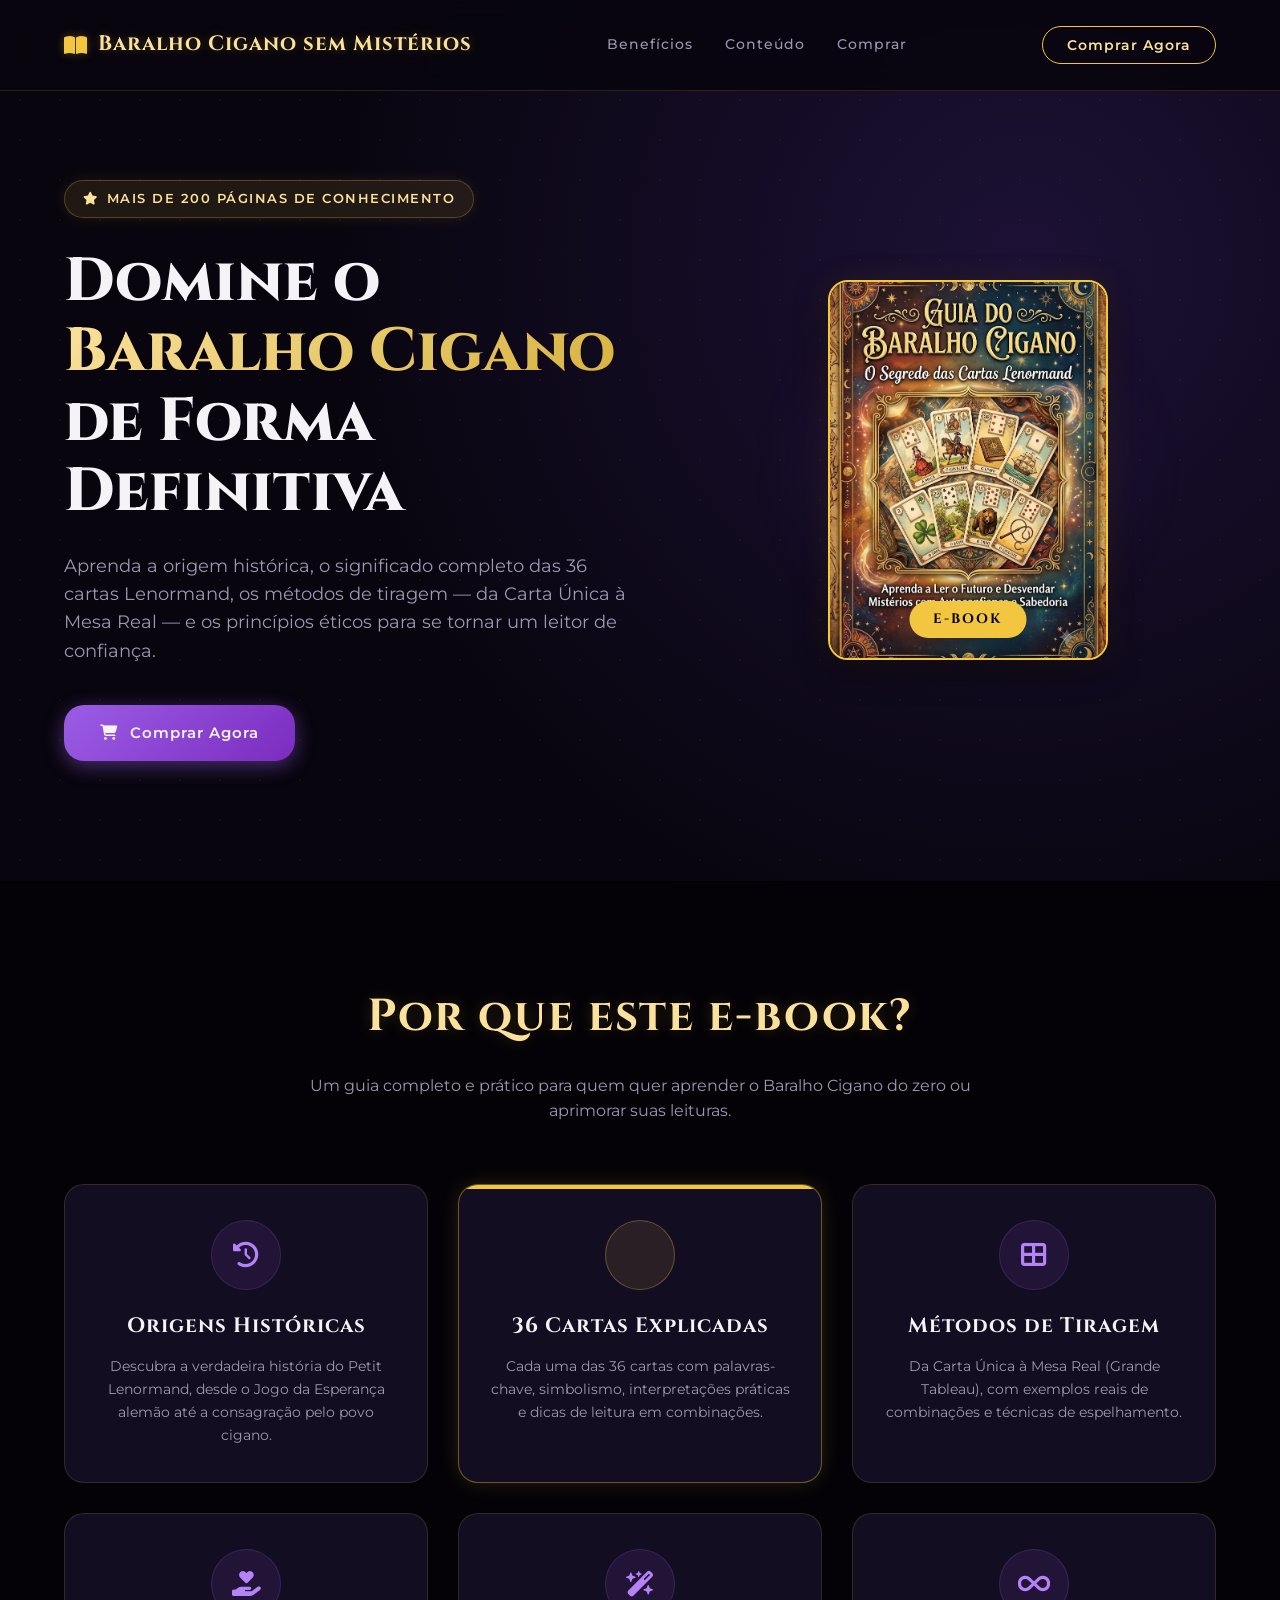
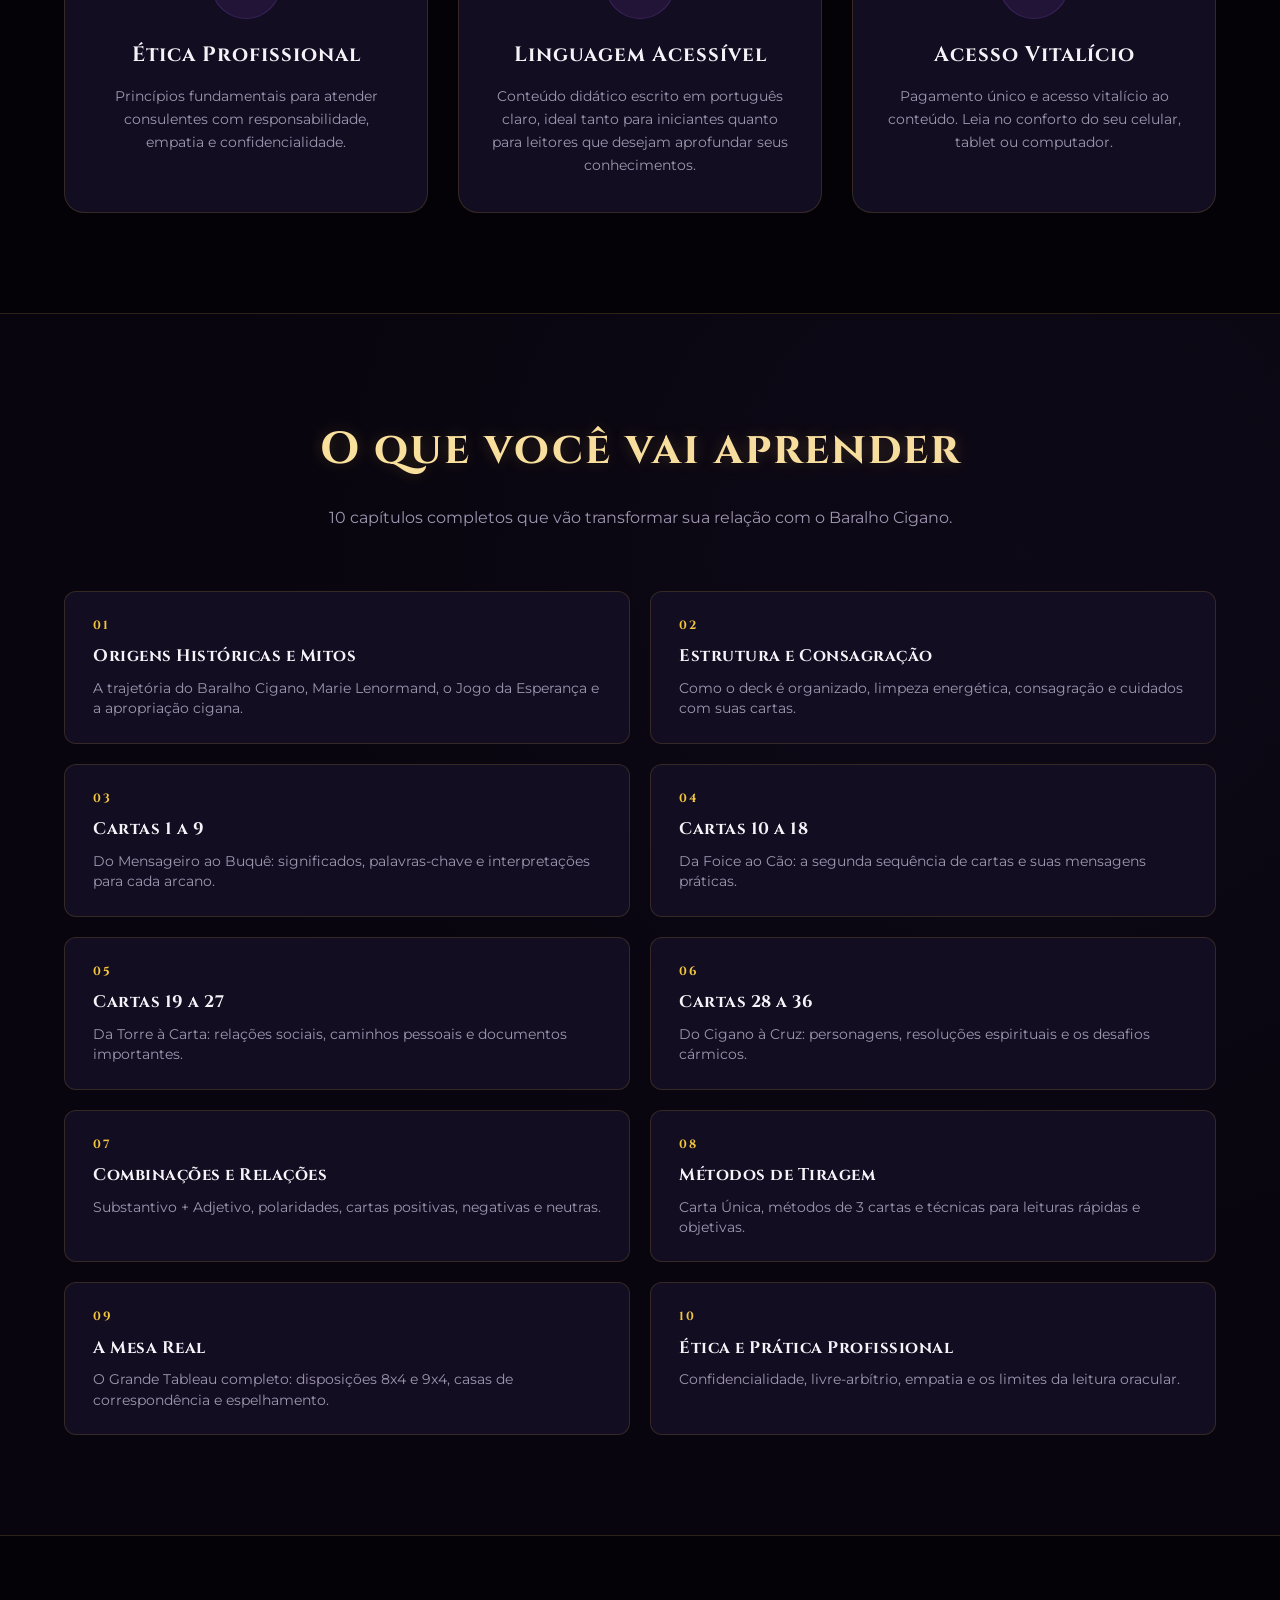
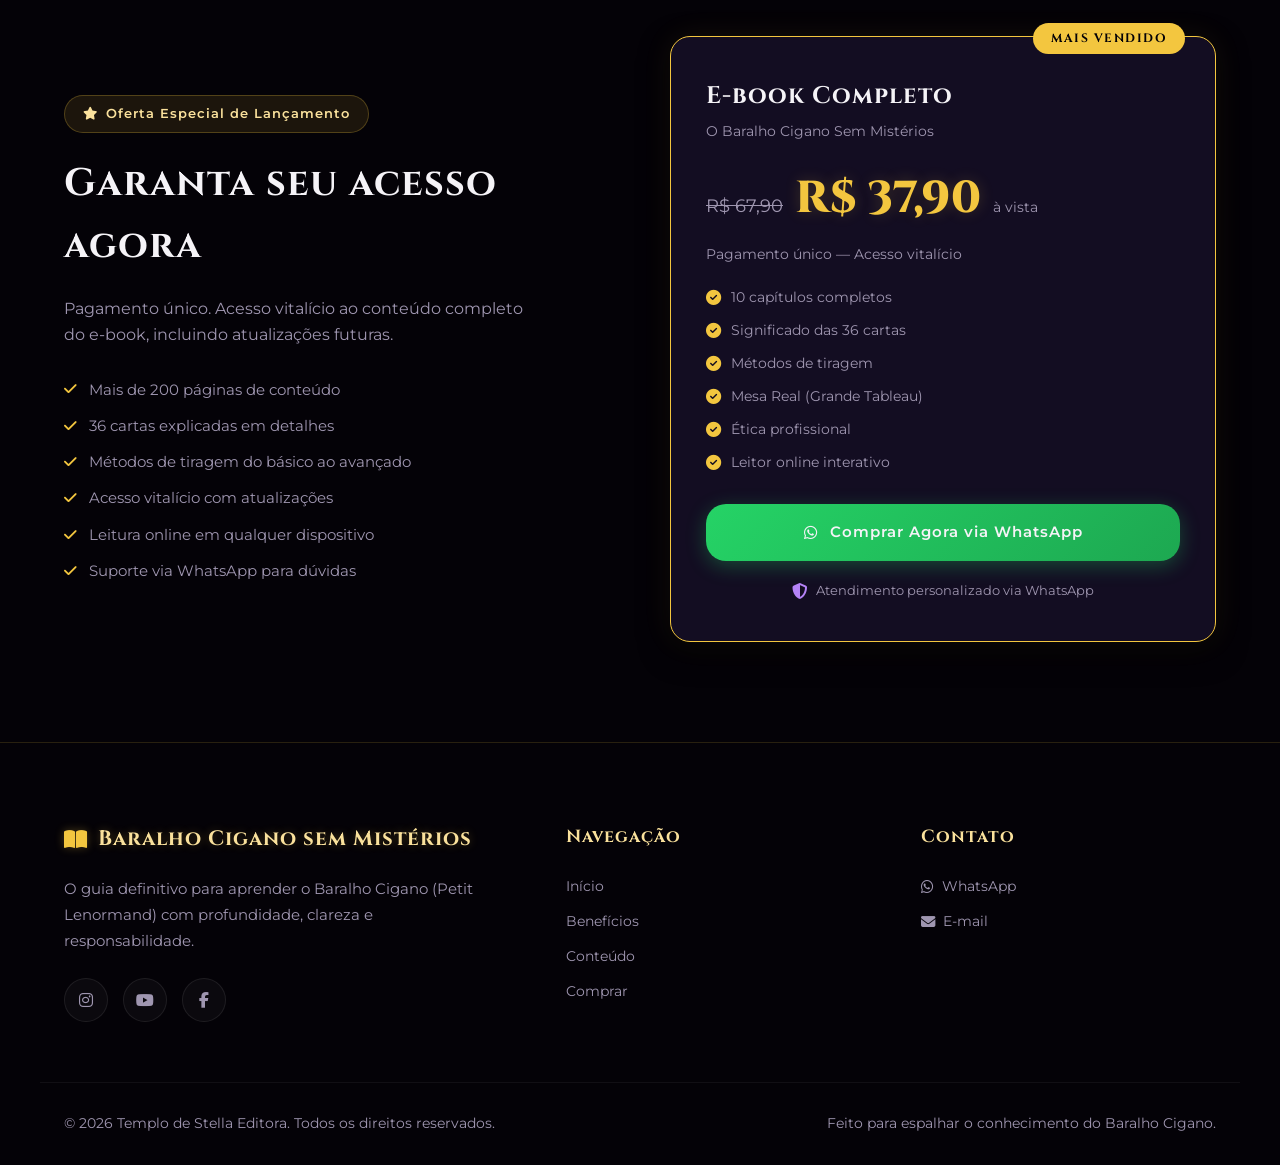
<file: index.html>
<!DOCTYPE html>
<html lang="pt-BR">

<head>
  <meta charset="UTF-8">
  <meta name="viewport" content="width=device-width, initial-scale=1.0">
  <meta name="description"
    content="O Baralho Cigano Sem Mistérios - Guia Definitivo. Aprenda a ler as 36 cartas Lenormand com este e-book completo. Origem, significados e métodos de tiragem.">
  <meta name="keywords"
    content="baralho cigano, e-book, lenormand, aprender baralho cigano, guia baralho cigano, cartomancia, oráculo">
  <meta name="author" content="Templo de Stella Editora">

  <!-- Open Graph -->
  <meta property="og:type" content="book">
  <meta property="og:title" content="O Baralho Cigano Sem Mistérios - E-book Definitivo">
  <meta property="og:description"
    content="Domine as 36 cartas Lenormand com significados completos, métodos de tiragem e ética profissional. Mais de 200 páginas de conhecimento.">
  <meta property="og:image" content="images/hero.png">

  <title>O Baralho Cigano Sem Mistérios - E-book Oficial</title>

  <!-- FontAwesome Icons -->
  <link rel="stylesheet" href="https://cdnjs.cloudflare.com/ajax/libs/font-awesome/6.4.0/css/all.min.css">

  <!-- Custom CSS -->
  <link rel="stylesheet" href="style.css">
</head>

<body>

  <!-- HEADER -->
  <header>
    <div class="container header-container">
      <a href="#" class="logo">
        <i class="fa-solid fa-book-open"></i>
        Baralho Cigano sem Mistérios
      </a>

      <nav>
        <ul class="nav-links" id="navLinks">
          <li><a href="#beneficios">Benefícios</a></li>
          <li><a href="#conteudo">Conteúdo</a></li>
          <li><a href="#comprar">Comprar</a></li>
        </ul>
      </nav>

      <div class="header-actions">
        <a href="#comprar" class="btn-consult">Comprar Agora</a>
        <button class="menu-toggle" id="menuToggle" aria-label="Alternar menu">
          <i class="fa-solid fa-bars"></i>
        </button>
      </div>
    </div>
  </header>

  <main>
    <!-- HERO SECTION -->
    <section class="hero">
      <div class="container hero-grid">
        <div class="hero-content">
          <span class="hero-badge">
            <i class="fa-solid fa-star"></i> Mais de 200 páginas de conhecimento
          </span>
          <h1>Domine o <span>Baralho Cigano</span> de Forma Definitiva</h1>
          <p>
            Aprenda a origem histórica, o significado completo das 36 cartas Lenormand, os métodos de tiragem — da Carta
            Única à Mesa Real — e os princípios éticos para se tornar um leitor de confiança.
          </p>
          <div class="btn-group">
            <a href="#comprar" class="btn btn-primary">
              <i class="fa-solid fa-cart-shopping"></i> Comprar Agora
            </a>
            
          </div>
        </div>

        <div class="hero-img-box">
          <div class="hero-circle-glow"></div>
          <div class="hero-book-mockup">
            <img src="ebook/capa/9937e80d-8d02-4562-beb7-a92c6a569c35.jpg"
              alt="Capa do E-book Baralho Cigano Sem Mistérios">
            <span class="hero-book-badge">E-book</span>
          </div>
        </div>
      </div>
    </section>

    <!-- BENEFITS SECTION -->
    <section id="beneficios" class="benefits">
      <div class="container">
        <div class="section-header">
          <h2>Por que este e-book?</h2>
          <p>Um guia completo e prático para quem quer aprender o Baralho Cigano do zero ou aprimorar suas leituras.</p>
        </div>

        <div class="benefits-grid">
          <div class="benefit-card">
            <div class="benefit-icon">
              <i class="fa-solid fa-history"></i>
            </div>
            <h3>Origens Históricas</h3>
            <p>Descubra a verdadeira história do Petit Lenormand, desde o Jogo da Esperança alemão até a consagração
              pelo povo cigano.</p>
          </div>

          <div class="benefit-card featured">
            <div class="benefit-icon">
              <i class="fa-solid fa-cards-blank"></i>
            </div>
            <h3>36 Cartas Explicadas</h3>
            <p>Cada uma das 36 cartas com palavras-chave, simbolismo, interpretações práticas e dicas de leitura em
              combinações.</p>
          </div>

          <div class="benefit-card">
            <div class="benefit-icon">
              <i class="fa-solid fa-table-cells-large"></i>
            </div>
            <h3>Métodos de Tiragem</h3>
            <p>Da Carta Única à Mesa Real (Grande Tableau), com exemplos reais de combinações e técnicas de
              espelhamento.</p>
          </div>

          <div class="benefit-card">
            <div class="benefit-icon">
              <i class="fa-solid fa-hand-holding-heart"></i>
            </div>
            <h3>Ética Profissional</h3>
            <p>Princípios fundamentais para atender consulentes com responsabilidade, empatia e confidencialidade.</p>
          </div>

          <div class="benefit-card">
            <div class="benefit-icon">
              <i class="fa-solid fa-wand-magic-sparkles"></i>
            </div>
            <h3>Linguagem Acessível</h3>
            <p>Conteúdo didático escrito em português claro, ideal tanto para iniciantes quanto para leitores que
              desejam aprofundar seus conhecimentos.</p>
          </div>

          <div class="benefit-card">
            <div class="benefit-icon">
              <i class="fa-solid fa-infinity"></i>
            </div>
            <h3>Acesso Vitalício</h3>
            <p>Pagamento único e acesso vitalício ao conteúdo. Leia no conforto do seu celular, tablet ou computador.
            </p>
          </div>
        </div>
      </div>
    </section>

    <!-- CONTENT PREVIEW SECTION -->
    <section id="conteudo" class="content-preview">
      <div class="container">
        <div class="section-header">
          <h2>O que você vai aprender</h2>
          <p>10 capítulos completos que vão transformar sua relação com o Baralho Cigano.</p>
        </div>

        <div class="chapters-grid">
          <div class="chapter-card">
            <span class="chapter-num">01</span>
            <h4>Origens Históricas e Mitos</h4>
            <p>A trajetória do Baralho Cigano, Marie Lenormand, o Jogo da Esperança e a apropriação cigana.</p>
          </div>
          <div class="chapter-card">
            <span class="chapter-num">02</span>
            <h4>Estrutura e Consagração</h4>
            <p>Como o deck é organizado, limpeza energética, consagração e cuidados com suas cartas.</p>
          </div>
          <div class="chapter-card">
            <span class="chapter-num">03</span>
            <h4>Cartas 1 a 9</h4>
            <p>Do Mensageiro ao Buquê: significados, palavras-chave e interpretações para cada arcano.</p>
          </div>
          <div class="chapter-card">
            <span class="chapter-num">04</span>
            <h4>Cartas 10 a 18</h4>
            <p>Da Foice ao Cão: a segunda sequência de cartas e suas mensagens práticas.</p>
          </div>
          <div class="chapter-card">
            <span class="chapter-num">05</span>
            <h4>Cartas 19 a 27</h4>
            <p>Da Torre à Carta: relações sociais, caminhos pessoais e documentos importantes.</p>
          </div>
          <div class="chapter-card">
            <span class="chapter-num">06</span>
            <h4>Cartas 28 a 36</h4>
            <p>Do Cigano à Cruz: personagens, resoluções espirituais e os desafios cármicos.</p>
          </div>
          <div class="chapter-card">
            <span class="chapter-num">07</span>
            <h4>Combinações e Relações</h4>
            <p>Substantivo + Adjetivo, polaridades, cartas positivas, negativas e neutras.</p>
          </div>
          <div class="chapter-card">
            <span class="chapter-num">08</span>
            <h4>Métodos de Tiragem</h4>
            <p>Carta Única, métodos de 3 cartas e técnicas para leituras rápidas e objetivas.</p>
          </div>
          <div class="chapter-card">
            <span class="chapter-num">09</span>
            <h4>A Mesa Real</h4>
            <p>O Grande Tableau completo: disposições 8x4 e 9x4, casas de correspondência e espelhamento.</p>
          </div>
          <div class="chapter-card">
            <span class="chapter-num">10</span>
            <h4>Ética e Prática Profissional</h4>
            <p>Confidencialidade, livre-arbítrio, empatia e os limites da leitura oracular.</p>
          </div>
        </div>
      </div>
    </section>

    <!-- BUY SECTION -->
    <section id="comprar" class="buy-section">
      <div class="container">
        <div class="buy-grid">
          <div class="buy-info">
            <span class="buy-badge">
              <i class="fa-solid fa-star"></i> Oferta Especial de Lançamento
            </span>
            <h2>Garanta seu acesso agora</h2>
            <p>Pagamento único. Acesso vitalício ao conteúdo completo do e-book, incluindo atualizações futuras.</p>

            <ul class="buy-checklist">
              <li><i class="fa-solid fa-check"></i> Mais de 200 páginas de conteúdo</li>
              <li><i class="fa-solid fa-check"></i> 36 cartas explicadas em detalhes</li>
              <li><i class="fa-solid fa-check"></i> Métodos de tiragem do básico ao avançado</li>
              <li><i class="fa-solid fa-check"></i> Acesso vitalício com atualizações</li>
              <li><i class="fa-solid fa-check"></i> Leitura online em qualquer dispositivo</li>
              <li><i class="fa-solid fa-check"></i> Suporte via WhatsApp para dúvidas</li>
            </ul>
          </div>

          <div class="buy-card">
            <div class="buy-card-header">
              <h3>E-book Completo</h3>
              <p>O Baralho Cigano Sem Mistérios</p>
            </div>

            <div class="buy-price">
              <span class="buy-price-old">R$ 67,90</span>
              <span class="buy-price-current">R$ 37,90</span>
              <span class="buy-price-label">à vista</span>
            </div>

            <p class="buy-price-info">Pagamento único — Acesso vitalício</p>

            <ul class="buy-features">
              <li><i class="fa-solid fa-check-circle"></i> 10 capítulos completos</li>
              <li><i class="fa-solid fa-check-circle"></i> Significado das 36 cartas</li>
              <li><i class="fa-solid fa-check-circle"></i> Métodos de tiragem</li>
              <li><i class="fa-solid fa-check-circle"></i> Mesa Real (Grande Tableau)</li>
              <li><i class="fa-solid fa-check-circle"></i> Ética profissional</li>
              <li><i class="fa-solid fa-check-circle"></i> Leitor online interativo</li>
            </ul>

            <a href="https://wa.me/5511999998888?text=Olá! Quero adquirir o e-book O Baralho Cigano Sem Mistérios por R\$ 37,90. Como faço o pagamento?"
              class="btn btn-primary buy-btn" target="_blank">
              <i class="fa-brands fa-whatsapp"></i> Comprar Agora via WhatsApp
            </a>

            <div class="buy-guarantee">
              <i class="fa-solid fa-shield-halved"></i>
              <span>Atendimento personalizado via WhatsApp</span>
            </div>
          </div>
        </div>
      </div>
    </section>

  </main>

  <!-- FOOTER -->
  <footer>
    <div class="container footer-grid">
      <div class="footer-brand">
        <a href="#" class="logo">
          <i class="fa-solid fa-book-open"></i>
          Baralho Cigano sem Mistérios
        </a>
        <p>O guia definitivo para aprender o Baralho Cigano (Petit Lenormand) com profundidade, clareza e
          responsabilidade.</p>
        <div class="social-links">
          <a href="#" class="social-btn" aria-label="Instagram"><i class="fa-brands fa-instagram"></i></a>
          <a href="#" class="social-btn" aria-label="YouTube"><i class="fa-brands fa-youtube"></i></a>
          <a href="#" class="social-btn" aria-label="Facebook"><i class="fa-brands fa-facebook-f"></i></a>
        </div>
      </div>

      <div class="footer-column">
        <h3>Navegação</h3>
        <ul class="footer-links">
          <li><a href="#">Início</a></li>
          <li><a href="#beneficios">Benefícios</a></li>
          <li><a href="#conteudo">Conteúdo</a></li>
          <li><a href="#comprar">Comprar</a></li>
        </ul>
      </div>

      <div class="footer-column">
        <h3>Contato</h3>
        <ul class="footer-links">
          <li><a href="https://wa.me/5511999998888" target="_blank"><i class="fa-brands fa-whatsapp"></i> WhatsApp</a>
          </li>
          <li><a href="mailto:contato@templodestella.com"><i class="fa-solid fa-envelope"></i> E-mail</a></li>
        </ul>
      </div>
    </div>

    <div class="container footer-bottom">
      <p>&copy; 2026 Templo de Stella Editora. Todos os direitos reservados.</p>
      <p>Feito para espalhar o conhecimento do Baralho Cigano.</p>
    </div>
  </footer>

  <!-- Custom JS -->
  <script src="app.js"></script>
</body>

</html>
</file>
<file: style.css>
/* Import Google Fonts: Cinzel (Classic Serif) & Montserrat (Elegant Sans) */
@import url('https://fonts.googleapis.com/css2?family=Cinzel:wght@400;600;700;800;900&family=Montserrat:ital,wght@0,300;0,400;0,500;0,600;0,700;1,400&display=swap');

:root {
  --bg-dark: #08050e;
  --bg-darker: #040207;
  --bg-card: #130d22;
  --bg-card-hover: #1b1230;
  --primary: #9b5de5;
  --primary-light: #b583f7;
  --primary-glow: rgba(155, 93, 229, 0.45);
  --accent-gold: #f3c63f;
  --accent-gold-light: #fbe69e;
  --accent-gold-glow: rgba(243, 198, 63, 0.3);
  --text-light: #f5f3f7;
  --text-gold: #fae19c;
  --text-muted: #9f96b0;
  --border-color: rgba(243, 198, 63, 0.15);
  --border-glow: rgba(243, 198, 63, 0.35);

  --font-title: 'Cinzel', serif;
  --font-body: 'Montserrat', sans-serif;

  --radius-lg: 20px;
  --radius-md: 12px;
  --radius-sm: 6px;
  --transition: all 0.4s cubic-bezier(0.4, 0, 0.2, 1);
  --shadow: 0 10px 30px rgba(0, 0, 0, 0.5);
  --shadow-gold: 0 0 20px rgba(243, 198, 63, 0.15);
}

/* Base resets */
* {
  margin: 0;
  padding: 0;
  box-sizing: border-box;
}

html {
  scroll-behavior: smooth;
}

body {
  font-family: var(--font-body);
  background-color: var(--bg-dark);
  color: var(--text-light);
  line-height: 1.6;
  overflow-x: hidden;
}

/* Custom Scrollbar */
::-webkit-scrollbar {
  width: 8px;
}

::-webkit-scrollbar-track {
  background: var(--bg-darker);
}

::-webkit-scrollbar-thumb {
  background: #251b3a;
  border-radius: 10px;
  border: 2px solid var(--bg-darker);
}

::-webkit-scrollbar-thumb:hover {
  background: var(--primary);
}

a {
  text-decoration: none;
  color: inherit;
}

button,
input,
textarea,
select {
  font-family: inherit;
  outline: none;
  border: none;
  background: transparent;
}

button {
  cursor: pointer;
}

.container {
  max-width: 1200px;
  margin: 0 auto;
  padding: 0 24px;
}

/* Header & Navigation */
header {
  position: fixed;
  top: 0;
  width: 100%;
  background: rgba(8, 5, 14, 0.85);
  backdrop-filter: blur(12px);
  -webkit-backdrop-filter: blur(12px);
  z-index: 100;
  border-bottom: 1px solid var(--border-color);
  transition: var(--transition);
}

.header-container {
  display: flex;
  justify-content: space-between;
  align-items: center;
  height: 90px;
}

.logo {
  font-family: var(--font-title);
  font-size: 1.3rem;
  font-weight: 700;
  color: var(--text-gold);
  letter-spacing: 1px;
  display: flex;
  align-items: center;
  gap: 10px;
  text-shadow: 0 0 10px rgba(243, 198, 63, 0.3);
}

.logo i {
  color: var(--accent-gold);
  font-size: 1.3rem;
  animation: float 3s ease-in-out infinite;
}

.nav-links {
  display: flex;
  gap: 32px;
  list-style: none;
  font-weight: 500;
  font-size: 0.85rem;
  letter-spacing: 1px;
}

.nav-links a {
  position: relative;
  color: var(--text-muted);
  transition: var(--transition);
  padding: 8px 0;
}

.nav-links a:hover,
.nav-links a.active {
  color: var(--text-gold);
  text-shadow: 0 0 8px rgba(243, 198, 63, 0.3);
}

.nav-links a::after {
  content: '';
  position: absolute;
  bottom: 0;
  left: 50%;
  width: 0;
  height: 1px;
  background-color: var(--accent-gold);
  transition: var(--transition);
  transform: translateX(-50%);
  box-shadow: 0 0 8px var(--accent-gold);
}

.nav-links a:hover::after {
  width: 100%;
}

.btn-consult {
  border: 1px solid var(--accent-gold);
  color: var(--text-gold);
  padding: 10px 24px;
  border-radius: 30px;
  font-size: 0.85rem;
  font-weight: 600;
  letter-spacing: 1px;
  transition: var(--transition);
  box-shadow: inset 0 0 0 rgba(243, 198, 63, 0);
}

.btn-consult:hover {
  background: var(--accent-gold);
  color: var(--bg-darker);
  box-shadow: 0 0 15px var(--accent-gold-glow), inset 0 0 10px rgba(255, 255, 255, 0.5);
  transform: translateY(-2px);
}

.menu-toggle {
  display: none;
  font-size: 1.5rem;
  color: var(--text-gold);
}

/* Hero Section */
.hero {
  padding: 180px 0 120px 0;
  position: relative;
  background: radial-gradient(circle at 80% 30%, #1c1135 0%, var(--bg-dark) 60%);
  overflow: hidden;
}

.hero::before {
  content: '';
  position: absolute;
  top: 0;
  left: 0;
  width: 100%;
  height: 100%;
  background-image: radial-gradient(rgba(243, 198, 63, 0.05) 1px, transparent 0);
  background-size: 40px 40px;
  z-index: 1;
}

.hero-grid {
  display: grid;
  grid-template-columns: 1.2fr 1fr;
  align-items: center;
  gap: 60px;
  position: relative;
  z-index: 2;
}

.hero-badge {
  display: inline-flex;
  align-items: center;
  gap: 8px;
  background: rgba(243, 198, 63, 0.1);
  border: 1px solid rgba(243, 198, 63, 0.25);
  color: var(--text-gold);
  padding: 8px 18px;
  border-radius: 30px;
  font-size: 0.8rem;
  font-weight: 600;
  letter-spacing: 1.5px;
  text-transform: uppercase;
  margin-bottom: 30px;
  box-shadow: 0 0 15px rgba(243, 198, 63, 0.1);
}

.hero-badge i {
  animation: pulse 2s infinite;
}

.hero-content h1 {
  font-family: var(--font-title);
  font-size: 3.8rem;
  line-height: 1.15;
  font-weight: 800;
  margin-bottom: 24px;
  color: var(--text-light);
}

.hero-content h1 span {
  color: var(--text-gold);
  background: linear-gradient(135deg, var(--text-gold) 0%, #d4af37 100%);
  -webkit-background-clip: text;
  -webkit-text-fill-color: transparent;
  display: block;
}

.hero-content p {
  font-size: 1.1rem;
  color: var(--text-muted);
  margin-bottom: 40px;
  max-width: 580px;
}

.btn-group {
  display: flex;
  gap: 20px;
  flex-wrap: wrap;
}

.btn {
  display: inline-flex;
  align-items: center;
  justify-content: center;
  gap: 12px;
  padding: 16px 36px;
  border-radius: var(--radius-lg);
  font-weight: 600;
  font-size: 0.95rem;
  letter-spacing: 1px;
  transition: var(--transition);
}

.btn-primary {
  background: linear-gradient(135deg, var(--primary) 0%, #7b2cbf 100%);
  color: var(--text-light);
  box-shadow: 0 5px 20px var(--primary-glow);
}

.btn-primary:hover {
  transform: translateY(-3px);
  box-shadow: 0 10px 25px rgba(155, 93, 229, 0.6);
}

.btn-secondary {
  border: 1px solid rgba(255, 255, 255, 0.15);
  color: var(--text-light);
  background: rgba(255, 255, 255, 0.03);
  backdrop-filter: blur(5px);
}

.btn-secondary:hover {
  border-color: var(--accent-gold);
  color: var(--text-gold);
  transform: translateY(-3px);
  box-shadow: 0 5px 15px rgba(243, 198, 63, 0.1);
}

.hero-img-box {
  display: flex;
  justify-content: center;
  align-items: center;
  position: relative;
}

.hero-circle-glow {
  position: absolute;
  width: 80%;
  height: 80%;
  background: radial-gradient(circle, rgba(155, 93, 229, 0.3) 0%, transparent 70%);
  border-radius: 50%;
  top: 10%;
  left: 10%;
  z-index: -1;
  filter: blur(30px);
}

.hero-book-mockup {
  width: 280px;
  height: 380px;
  border: 2px solid var(--accent-gold);
  border-radius: var(--radius-lg);
  position: relative;
  box-shadow: var(--shadow), 0 0 30px rgba(243, 198, 63, 0.1);
  transition: var(--transition);
  animation: float 6s ease-in-out infinite;
  overflow: hidden;
}

.hero-book-mockup:hover {
  transform: translateY(-8px) rotateY(-5deg);
  box-shadow: var(--shadow), 0 0 40px rgba(243, 198, 63, 0.2);
}

.hero-book-mockup img {
  width: 100%;
  height: 100%;
  object-fit: cover;
  display: block;
  border-radius: calc(var(--radius-lg) - 2px);
}

.hero-book-badge {
  position: absolute;
  bottom: 20px;
  left: 50%;
  transform: translateX(-50%);
  background: var(--accent-gold);
  color: var(--bg-darker);
  font-family: var(--font-title);
  font-weight: 700;
  font-size: 0.85rem;
  letter-spacing: 2px;
  padding: 8px 24px;
  border-radius: 30px;
  text-transform: uppercase;
  white-space: nowrap;
}

/* Animations */
@keyframes float {
  0% {
    transform: translateY(0px);
  }

  50% {
    transform: translateY(-15px);
  }

  100% {
    transform: translateY(0px);
  }
}

@keyframes pulse {
  0% {
    opacity: 0.5;
  }

  50% {
    opacity: 1;
  }

  100% {
    opacity: 0.5;
  }
}

/* Section Header Shared */
.section-header {
  text-align: center;
  max-width: 700px;
  margin: 0 auto 60px auto;
}

.section-header h2 {
  font-family: var(--font-title);
  font-size: 2.8rem;
  color: var(--text-gold);
  margin-bottom: 20px;
  letter-spacing: 2px;
  text-shadow: 0 0 15px rgba(243, 198, 63, 0.2);
}

.section-header p {
  color: var(--text-muted);
  font-size: 1rem;
}

/* Benefits Section */
.benefits {
  padding: 100px 0;
  background: var(--bg-darker);
  position: relative;
}

.benefits-grid {
  display: grid;
  grid-template-columns: repeat(3, 1fr);
  gap: 30px;
}

.benefit-card {
  background: var(--bg-card);
  border: 1px solid var(--border-color);
  border-radius: var(--radius-lg);
  padding: 35px 30px;
  text-align: center;
  transition: var(--transition);
  position: relative;
  overflow: hidden;
}

.benefit-card::before {
  content: '';
  position: absolute;
  top: 0;
  left: 0;
  width: 100%;
  height: 4px;
  background: linear-gradient(90deg, transparent, var(--accent-gold), transparent);
  transition: var(--transition);
  opacity: 0;
}

.benefit-card:hover {
  transform: translateY(-8px);
  box-shadow: var(--shadow), 0 0 25px rgba(155, 93, 229, 0.05);
  border-color: rgba(155, 93, 229, 0.3);
}

.benefit-card:hover::before {
  opacity: 1;
}

.benefit-card.featured {
  border-color: rgba(243, 198, 63, 0.4);
  box-shadow: var(--shadow-gold);
}

.benefit-card.featured::before {
  background: var(--accent-gold);
  opacity: 1;
}

.benefit-icon {
  width: 70px;
  height: 70px;
  background: rgba(155, 93, 229, 0.1);
  color: var(--primary-light);
  border-radius: 50%;
  display: flex;
  align-items: center;
  justify-content: center;
  font-size: 1.6rem;
  margin: 0 auto 20px auto;
  border: 1px solid rgba(155, 93, 229, 0.2);
  transition: var(--transition);
}

.benefit-card:hover .benefit-icon {
  background: var(--primary);
  color: #fff;
  transform: scale(1.1);
  box-shadow: 0 0 20px var(--primary-glow);
}

.benefit-card.featured .benefit-icon {
  background: rgba(243, 198, 63, 0.1);
  color: var(--accent-gold);
  border-color: rgba(243, 198, 63, 0.3);
}

.benefit-card.featured:hover .benefit-icon {
  background: var(--accent-gold);
  color: var(--bg-darker);
  box-shadow: 0 0 20px var(--accent-gold-glow);
}

.benefit-card h3 {
  font-family: var(--font-title);
  font-size: 1.3rem;
  color: var(--text-light);
  margin-bottom: 12px;
  letter-spacing: 1px;
}

.benefit-card p {
  color: var(--text-muted);
  font-size: 0.9rem;
}

/* Content Preview (Chapters) Section */
.content-preview {
  padding: 100px 0;
  background: var(--bg-dark);
  border-top: 1px solid var(--border-color);
  border-bottom: 1px solid var(--border-color);
  position: relative;
}

.content-preview::before {
  content: '';
  position: absolute;
  top: 0;
  left: 0;
  width: 100%;
  height: 100%;
  background: radial-gradient(circle at 80% 20%, rgba(155, 93, 229, 0.04) 0%, transparent 60%);
  pointer-events: none;
}

.chapters-grid {
  display: grid;
  grid-template-columns: repeat(2, 1fr);
  gap: 20px;
}

.chapter-card {
  background: var(--bg-card);
  border: 1px solid var(--border-color);
  border-radius: var(--radius-md);
  padding: 24px 28px;
  display: flex;
  flex-direction: column;
  gap: 8px;
  transition: var(--transition);
  position: relative;
}

.chapter-card:hover {
  border-color: rgba(243, 198, 63, 0.3);
  transform: translateX(5px);
  box-shadow: 0 0 15px rgba(243, 198, 63, 0.05);
}

.chapter-num {
  font-family: var(--font-title);
  font-size: 0.75rem;
  color: var(--accent-gold);
  font-weight: 700;
  letter-spacing: 2px;
}

.chapter-card h4 {
  font-family: var(--font-title);
  font-size: 1.05rem;
  color: var(--text-light);
  letter-spacing: 0.5px;
}

.chapter-card p {
  font-size: 0.85rem;
  color: var(--text-muted);
  line-height: 1.5;
}

/* Buy Section */
.buy-section {
  padding: 100px 0;
  background: var(--bg-darker);
  position: relative;
}

.buy-grid {
  display: grid;
  grid-template-columns: 1fr 1fr;
  gap: 60px;
  align-items: center;
}

.buy-info {
  display: flex;
  flex-direction: column;
  gap: 20px;
}

.buy-badge {
  display: inline-flex;
  align-items: center;
  gap: 8px;
  background: rgba(243, 198, 63, 0.1);
  border: 1px solid rgba(243, 198, 63, 0.25);
  color: var(--text-gold);
  padding: 8px 18px;
  border-radius: 30px;
  font-size: 0.8rem;
  font-weight: 600;
  letter-spacing: 1px;
  width: fit-content;
}

.buy-info h2 {
  font-family: var(--font-title);
  font-size: 2.4rem;
  color: var(--text-light);
  letter-spacing: 1px;
}

.buy-info>p {
  color: var(--text-muted);
  font-size: 1rem;
  max-width: 480px;
}

.buy-checklist {
  list-style: none;
  display: flex;
  flex-direction: column;
  gap: 12px;
  margin-top: 10px;
}

.buy-checklist li {
  display: flex;
  align-items: center;
  gap: 12px;
  color: var(--text-muted);
  font-size: 0.95rem;
}

.buy-checklist li i {
  color: var(--accent-gold);
  font-size: 0.9rem;
}

.buy-card {
  background: var(--bg-card);
  border: 1px solid var(--accent-gold);
  border-radius: var(--radius-lg);
  padding: 40px 35px;
  display: flex;
  flex-direction: column;
  gap: 20px;
  box-shadow: var(--shadow), 0 0 30px rgba(243, 198, 63, 0.08);
  position: relative;
}

.buy-card::before {
  content: 'Mais Vendido';
  position: absolute;
  top: -14px;
  right: 30px;
  background: var(--accent-gold);
  color: var(--bg-darker);
  font-family: var(--font-title);
  font-size: 0.75rem;
  font-weight: 700;
  letter-spacing: 1.5px;
  padding: 6px 18px;
  border-radius: 30px;
  text-transform: uppercase;
}

.buy-card-header h3 {
  font-family: var(--font-title);
  font-size: 1.5rem;
  color: var(--text-light);
  letter-spacing: 1px;
}

.buy-card-header p {
  color: var(--text-muted);
  font-size: 0.9rem;
  margin-top: 4px;
}

.buy-price {
  display: flex;
  align-items: baseline;
  gap: 12px;
  flex-wrap: wrap;
}

.buy-price-old {
  font-size: 1.1rem;
  color: var(--text-muted);
  text-decoration: line-through;
}

.buy-price-current {
  font-family: var(--font-title);
  font-size: 2.8rem;
  font-weight: 800;
  color: var(--accent-gold);
  text-shadow: 0 0 15px rgba(243, 198, 63, 0.2);
}

.buy-price-label {
  font-size: 0.85rem;
  color: var(--text-muted);
}

.buy-price-info {
  font-size: 0.85rem;
  color: var(--text-muted);
  margin-top: -10px;
}

.buy-features {
  list-style: none;
  display: flex;
  flex-direction: column;
  gap: 10px;
}

.buy-features li {
  display: flex;
  align-items: center;
  gap: 10px;
  color: var(--text-muted);
  font-size: 0.9rem;
}

.buy-features li i {
  color: var(--accent-gold);
  font-size: 0.95rem;
}

.buy-btn {
  width: 100%;
  margin-top: 10px;
  background: #25d366;
  background: linear-gradient(135deg, #25d366 0%, #1da851 100%);
  box-shadow: 0 5px 20px rgba(37, 211, 102, 0.3);
}

.buy-btn:hover {
  transform: translateY(-3px);
  box-shadow: 0 10px 25px rgba(37, 211, 102, 0.5);
}

.buy-guarantee {
  display: flex;
  align-items: center;
  justify-content: center;
  gap: 8px;
  font-size: 0.8rem;
  color: var(--text-muted);
}

.buy-guarantee i {
  color: var(--primary-light);
  font-size: 1rem;
}

/* Sample Section */
.sample-section {
  padding: 100px 0;
  background: var(--bg-dark);
  position: relative;
}

.sample-section::before {
  content: '';
  position: absolute;
  top: 0;
  left: 0;
  width: 100%;
  height: 100%;
  background: radial-gradient(circle at 70% 80%, rgba(155, 93, 229, 0.05) 0%, transparent 60%);
  pointer-events: none;
}

.sample-cta {
  display: grid;
  grid-template-columns: 0.8fr 1.2fr;
  gap: 60px;
  align-items: center;
  max-width: 900px;
  margin: 0 auto;
}

.sample-mockup {
  display: flex;
  justify-content: center;
  align-items: center;
}

.sample-mockup i {
  font-size: 8rem;
  color: var(--primary-light);
  opacity: 0.6;
  text-shadow: 0 0 30px var(--primary-glow);
}

.sample-content {
  display: flex;
  flex-direction: column;
  gap: 16px;
}

.sample-content h3 {
  font-family: var(--font-title);
  font-size: 1.8rem;
  color: var(--text-light);
  letter-spacing: 1px;
}

.sample-content p {
  color: var(--text-muted);
  font-size: 0.95rem;
  line-height: 1.7;
}

.sample-features {
  display: flex;
  flex-wrap: wrap;
  gap: 12px;
}

.sample-features span {
  display: inline-flex;
  align-items: center;
  gap: 6px;
  background: rgba(255, 255, 255, 0.03);
  border: 1px solid var(--border-color);
  padding: 6px 14px;
  border-radius: 30px;
  font-size: 0.8rem;
  color: var(--text-muted);
}

.sample-features span i {
  color: var(--accent-gold);
  font-size: 0.85rem;
}

.sample-content .btn {
  align-self: flex-start;
  margin-top: 10px;
}

/* Footer */
footer {
  background: var(--bg-darker);
  color: var(--text-muted);
  padding: 80px 0 30px 0;
  border-top: 1px solid var(--border-color);
}

.footer-grid {
  display: grid;
  grid-template-columns: 1.5fr 1fr 1fr;
  gap: 60px;
  margin-bottom: 60px;
}

.footer-brand .logo {
  margin-bottom: 20px;
}

.footer-brand p {
  font-size: 0.95rem;
  line-height: 1.7;
  margin-bottom: 24px;
}

.social-links {
  display: flex;
  gap: 15px;
}

.social-btn {
  background: rgba(255, 255, 255, 0.03);
  border: 1px solid rgba(255, 255, 255, 0.08);
  color: var(--text-muted);
  width: 44px;
  height: 44px;
  border-radius: 50%;
  display: flex;
  align-items: center;
  justify-content: center;
  transition: var(--transition);
}

.social-btn:hover {
  background: var(--accent-gold);
  color: var(--bg-darker);
  border-color: var(--accent-gold);
  transform: translateY(-2px);
  box-shadow: 0 5px 15px var(--accent-gold-glow);
}

.footer-column h3 {
  font-family: var(--font-title);
  font-size: 1.1rem;
  color: var(--text-gold);
  margin-bottom: 24px;
  letter-spacing: 1px;
}

.footer-links {
  list-style: none;
  display: flex;
  flex-direction: column;
  gap: 12px;
}

.footer-links a {
  font-size: 0.9rem;
  transition: var(--transition);
  display: flex;
  align-items: center;
  gap: 8px;
}

.footer-links a:hover {
  color: var(--text-gold);
  padding-left: 5px;
}

.footer-bottom {
  border-top: 1px solid rgba(255, 255, 255, 0.05);
  padding-top: 30px;
  display: flex;
  justify-content: space-between;
  align-items: center;
  flex-wrap: wrap;
  gap: 20px;
  font-size: 0.85rem;
}

/* Custom Toast/Notification */
.toast {
  position: fixed;
  bottom: 30px;
  right: 30px;
  background: var(--bg-card);
  border: 1px solid var(--accent-gold);
  color: var(--text-light);
  padding: 16px 24px;
  border-radius: var(--radius-md);
  box-shadow: var(--shadow), 0 0 20px rgba(243, 198, 63, 0.15);
  display: flex;
  align-items: center;
  gap: 12px;
  z-index: 2000;
  transform: translateY(100px);
  opacity: 0;
  transition: var(--transition);
  font-weight: 500;
  font-size: 0.9rem;
}

.toast.show {
  transform: translateY(0);
  opacity: 1;
}

.toast i {
  color: var(--accent-gold);
  font-size: 1.2rem;
}

/* Animations helpers */
@keyframes fadeInUp {
  from {
    opacity: 0;
    transform: translateY(20px);
  }

  to {
    opacity: 1;
    transform: translateY(0);
  }
}

/* Responsive Styles */
@media (max-width: 991px) {
  .hero-grid {
    grid-template-columns: 1fr;
    gap: 50px;
    text-align: center;
  }

  .hero-badge {
    margin: 0 auto 20px auto;
  }

  .hero-content h1 {
    font-size: 3rem;
  }

  .hero-content p {
    margin-left: auto;
    margin-right: auto;
  }

  .btn-group {
    justify-content: center;
  }

  .hero-img-box {
    max-width: 300px;
    margin: 0 auto;
  }

  .hero-book-mockup {
    width: 220px;
    height: 300px;
  }

  .benefits-grid {
    grid-template-columns: repeat(2, 1fr);
  }

  .buy-grid {
    grid-template-columns: 1fr;
    gap: 40px;
  }

  .buy-info {
    text-align: center;
    align-items: center;
  }

  .buy-badge {
    margin: 0 auto;
  }

  .buy-checklist {
    align-items: flex-start;
    text-align: left;
  }

  .sample-cta {
    grid-template-columns: 1fr;
    gap: 30px;
    text-align: center;
  }

  .sample-content .btn {
    align-self: center;
  }

  .sample-features {
    justify-content: center;
  }

  .footer-grid {
    grid-template-columns: 1fr;
    gap: 40px;
  }
}

@media (max-width: 768px) {
  .header-container {
    height: 80px;
  }

  .nav-links {
    position: fixed;
    top: 80px;
    left: -100%;
    width: 100%;
    height: calc(100vh - 80px);
    background: var(--bg-dark);
    flex-direction: column;
    align-items: center;
    padding-top: 60px;
    gap: 40px;
    transition: var(--transition);
    border-top: 1px solid var(--border-color);
  }

  .nav-links.open {
    left: 0;
  }

  .menu-toggle {
    display: block;
  }

  .hero-content h1 {
    font-size: 2.4rem;
  }

  .hero-book-mockup {
    width: 180px;
    height: 250px;
  }

  .benefits-grid {
    grid-template-columns: 1fr;
    gap: 20px;
  }

  .chapters-grid {
    grid-template-columns: 1fr;
  }

  .section-header h2 {
    font-size: 2.2rem;
  }

  .buy-card::before {
    right: 50%;
    transform: translateX(50%);
  }
}

@media (max-width: 480px) {
  .hero-content h1 {
    font-size: 2rem;
  }

  .hero-book-mockup {
    width: 160px;
    height: 220px;
  }

  .buy-card {
    padding: 30px 20px;
  }

  .buy-price-current {
    font-size: 2.2rem;
  }

  .sample-mockup i {
    font-size: 5rem;
  }
}
</file>
